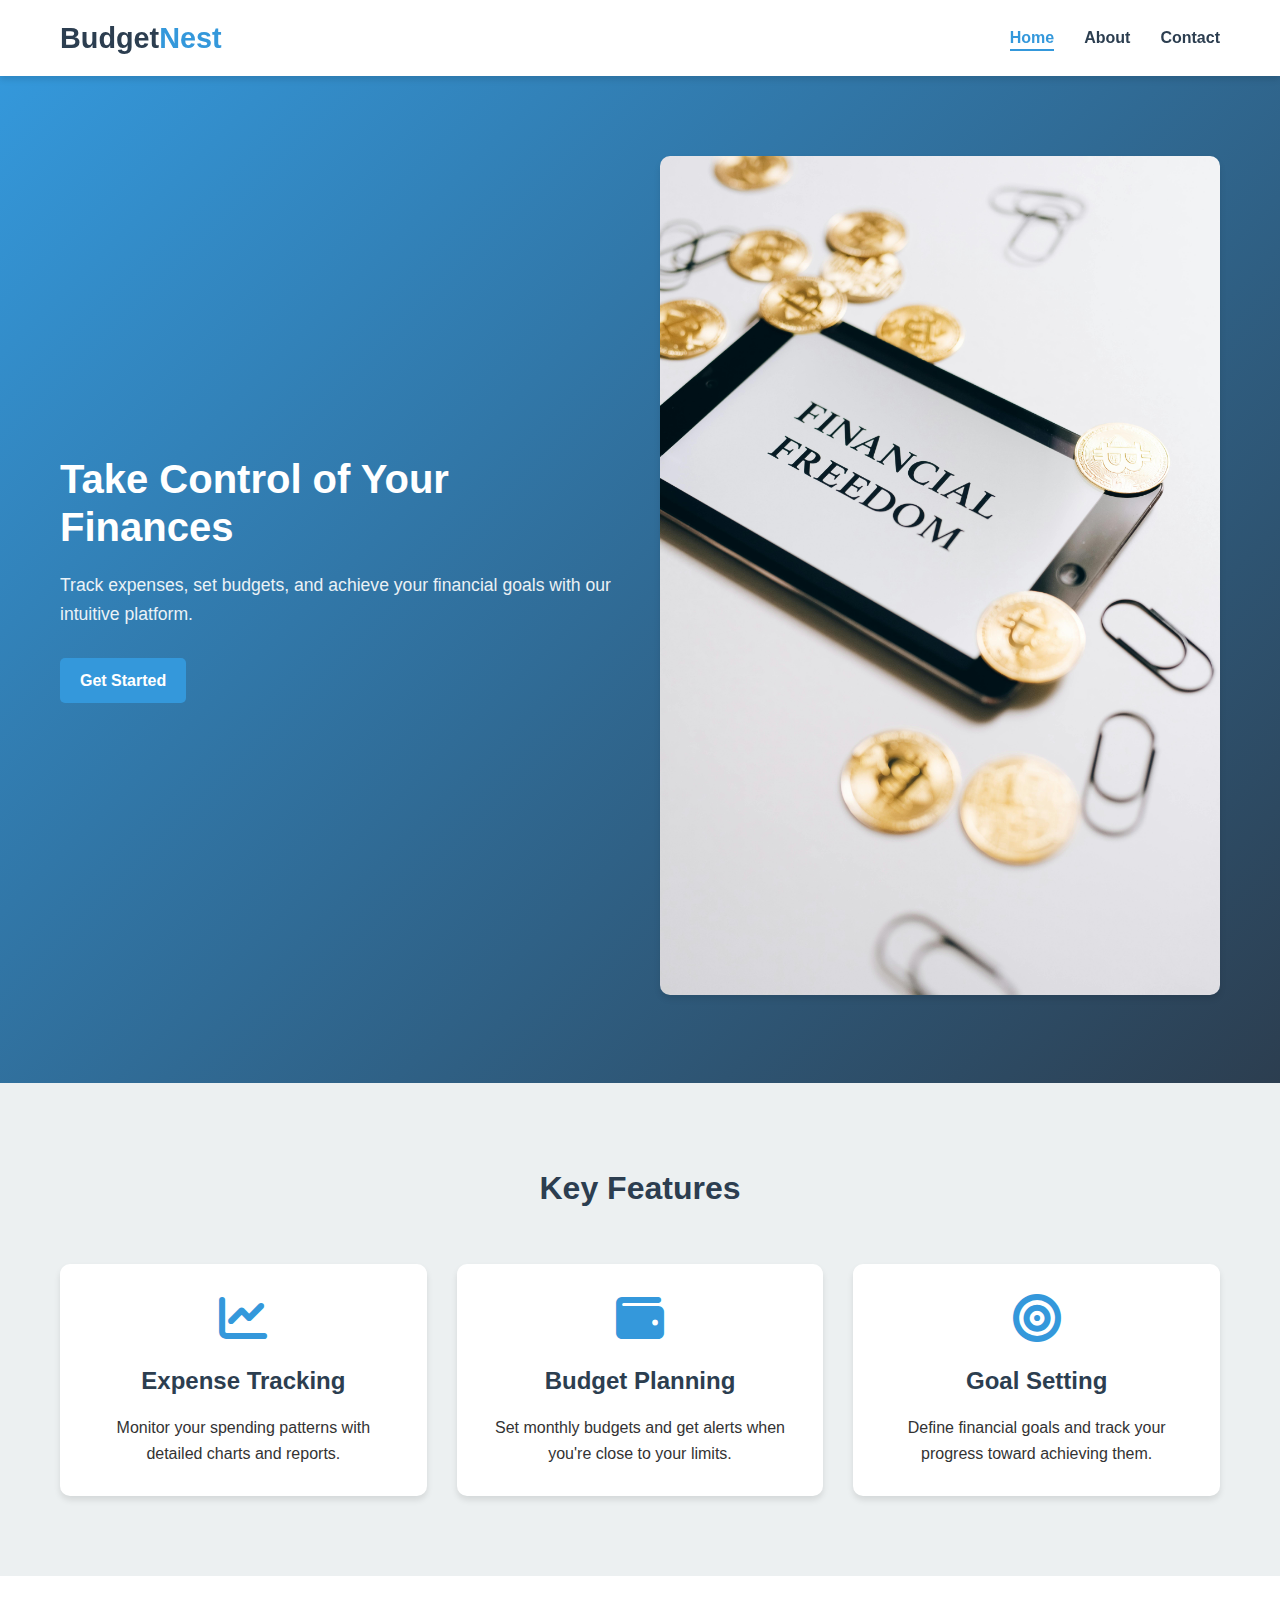
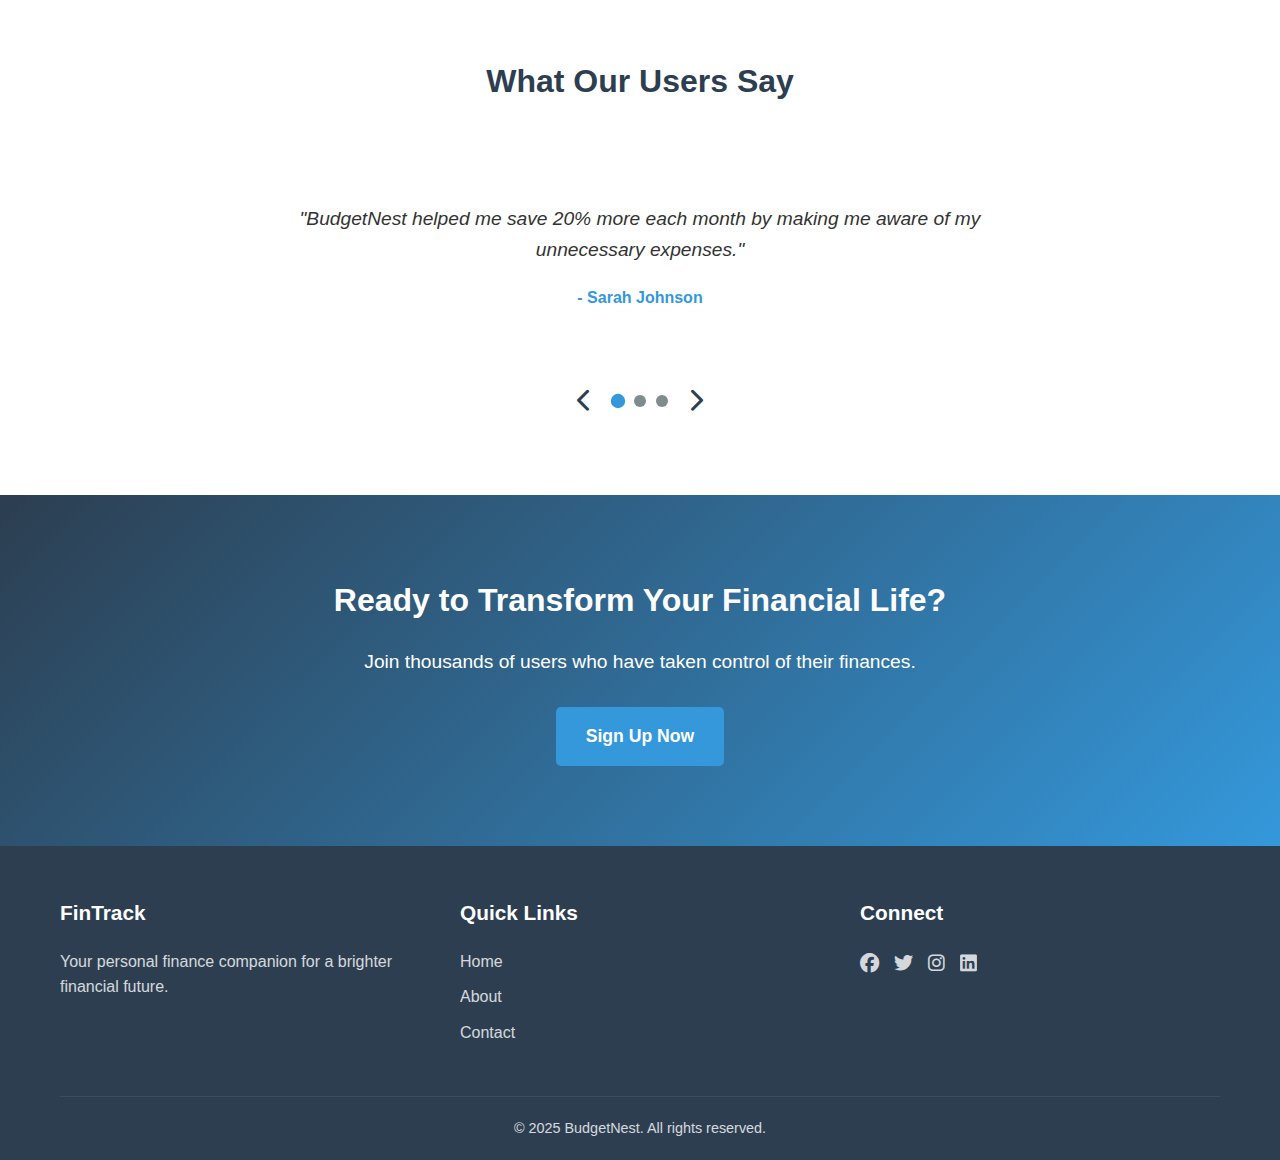
<file: index.html>
<!DOCTYPE html>
<html lang="en">
<head>
    <meta charset="UTF-8">
    <meta name="viewport" content="width=device-width, initial-scale=1.0">
    <title>Budget Nest- Personal Finance Tracker</title>
    <link rel="stylesheet" href="style.css">
    <link rel="stylesheet" href="https://cdnjs.cloudflare.com/ajax/libs/font-awesome/6.4.0/css/all.min.css">
</head>
<body>
    <header class="header">
        <div class="container">
            <a href="index.html" class="logo">Budget<span>Nest</span></a>
            <nav class="navbar">
                <ul>
                    <li><a href="index.html" class="active">Home</a></li>
                    <li><a href="about.html">About</a></li>
                    <li><a href="contact.html">Contact</a></li>
                </ul>
            </nav>
            <button class="mobile-menu-btn" aria-label="Toggle menu">
                <i class="fas fa-bars"></i>
            </button>
        </div>
    </header>

    <main>
        <section class="hero">
            <div class="container">
                <div class="hero-content">
                    <h1>Take Control of Your Finances</h1>
                    <p>Track expenses, set budgets, and achieve your financial goals with our intuitive platform.</p>
                    <a href="#dashboard" class="btn">Get Started</a>
                </div>
                <div class="hero-image">
                    <img src="images/FinancialFreedom.jpg" alt="Financial dashboard illustration" class="hero-img">
                </div>
            </div>
        </section>

        <section class="features" id="dashboard">
            <div class="container">
                <h2>Key Features</h2>
                <div class="features-grid">
                    <div class="feature-card">
                        <i class="fas fa-chart-line"></i>
                        <h3>Expense Tracking</h3>
                        <p>Monitor your spending patterns with detailed charts and reports.</p>
                    </div>
                    <div class="feature-card">
                        <i class="fas fa-wallet"></i>
                        <h3>Budget Planning</h3>
                        <p>Set monthly budgets and get alerts when you're close to your limits.</p>
                    </div>
                    <div class="feature-card">
                        <i class="fas fa-bullseye"></i>
                        <h3>Goal Setting</h3>
                        <p>Define financial goals and track your progress toward achieving them.</p>
                    </div>
                </div>
            </div>
        </section>

        <section class="testimonials">
            <div class="container">
                <h2>What Our Users Say</h2>
                <div class="testimonial-slider">
                    <div class="slider-container">
                        <div class="testimonial active">
                            <p>"BudgetNest helped me save 20% more each month by making me aware of my unnecessary expenses."</p>
                            <div class="author">- Sarah Johnson</div>
                        </div>
                        <div class="testimonial">
                            <p>"The budget planning feature is a game-changer. I've paid off my credit card debt in 6 months!"</p>
                            <div class="author">- Michael Chen</div>
                        </div>
                        <div class="testimonial">
                            <p>"Simple to use yet powerful. I finally understand where my money goes each month."</p>
                            <div class="author">- David Wilson</div>
                        </div>
                    </div>
                    <div class="slider-controls">
                        <button class="slider-prev"><i class="fas fa-chevron-left"></i></button>
                        <div class="slider-dots"></div>
                        <button class="slider-next"><i class="fas fa-chevron-right"></i></button>
                    </div>
                </div>
            </div>
        </section>

        <section class="cta">
            <div class="container">
                <h2>Ready to Transform Your Financial Life?</h2>
                <p>Join thousands of users who have taken control of their finances.</p>
                <a href="contact.html" class="btn btn-large">Sign Up Now</a>
            </div>
        </section>
    </main>

    <footer class="footer">
        <div class="container">
            <div class="footer-content">
                <div class="footer-section">
                    <h3>FinTrack</h3>
                    <p>Your personal finance companion for a brighter financial future.</p>
                </div>
                <div class="footer-section">
                    <h3>Quick Links</h3>
                    <ul>
                        <li><a href="index.html">Home</a></li>
                        <li><a href="about.html">About</a></li>
                        <li><a href="contact.html">Contact</a></li>
                    </ul>
                </div>
                <div class="footer-section">
                    <h3>Connect</h3>
                    <div class="social-links">
                        <a href="#"><i class="fab fa-facebook"></i></a>
                        <a href="#"><i class="fab fa-twitter"></i></a>
                        <a href="#"><i class="fab fa-instagram"></i></a>
                        <a href="#"><i class="fab fa-linkedin"></i></a>
                    </div>
                </div>
            </div>
            <div class="footer-bottom">
                <p>&copy; 2025 BudgetNest. All rights reserved.</p>
            </div>
        </div>
    </footer>

    <script src="script.js"></script>
</body>
</html>
</file>
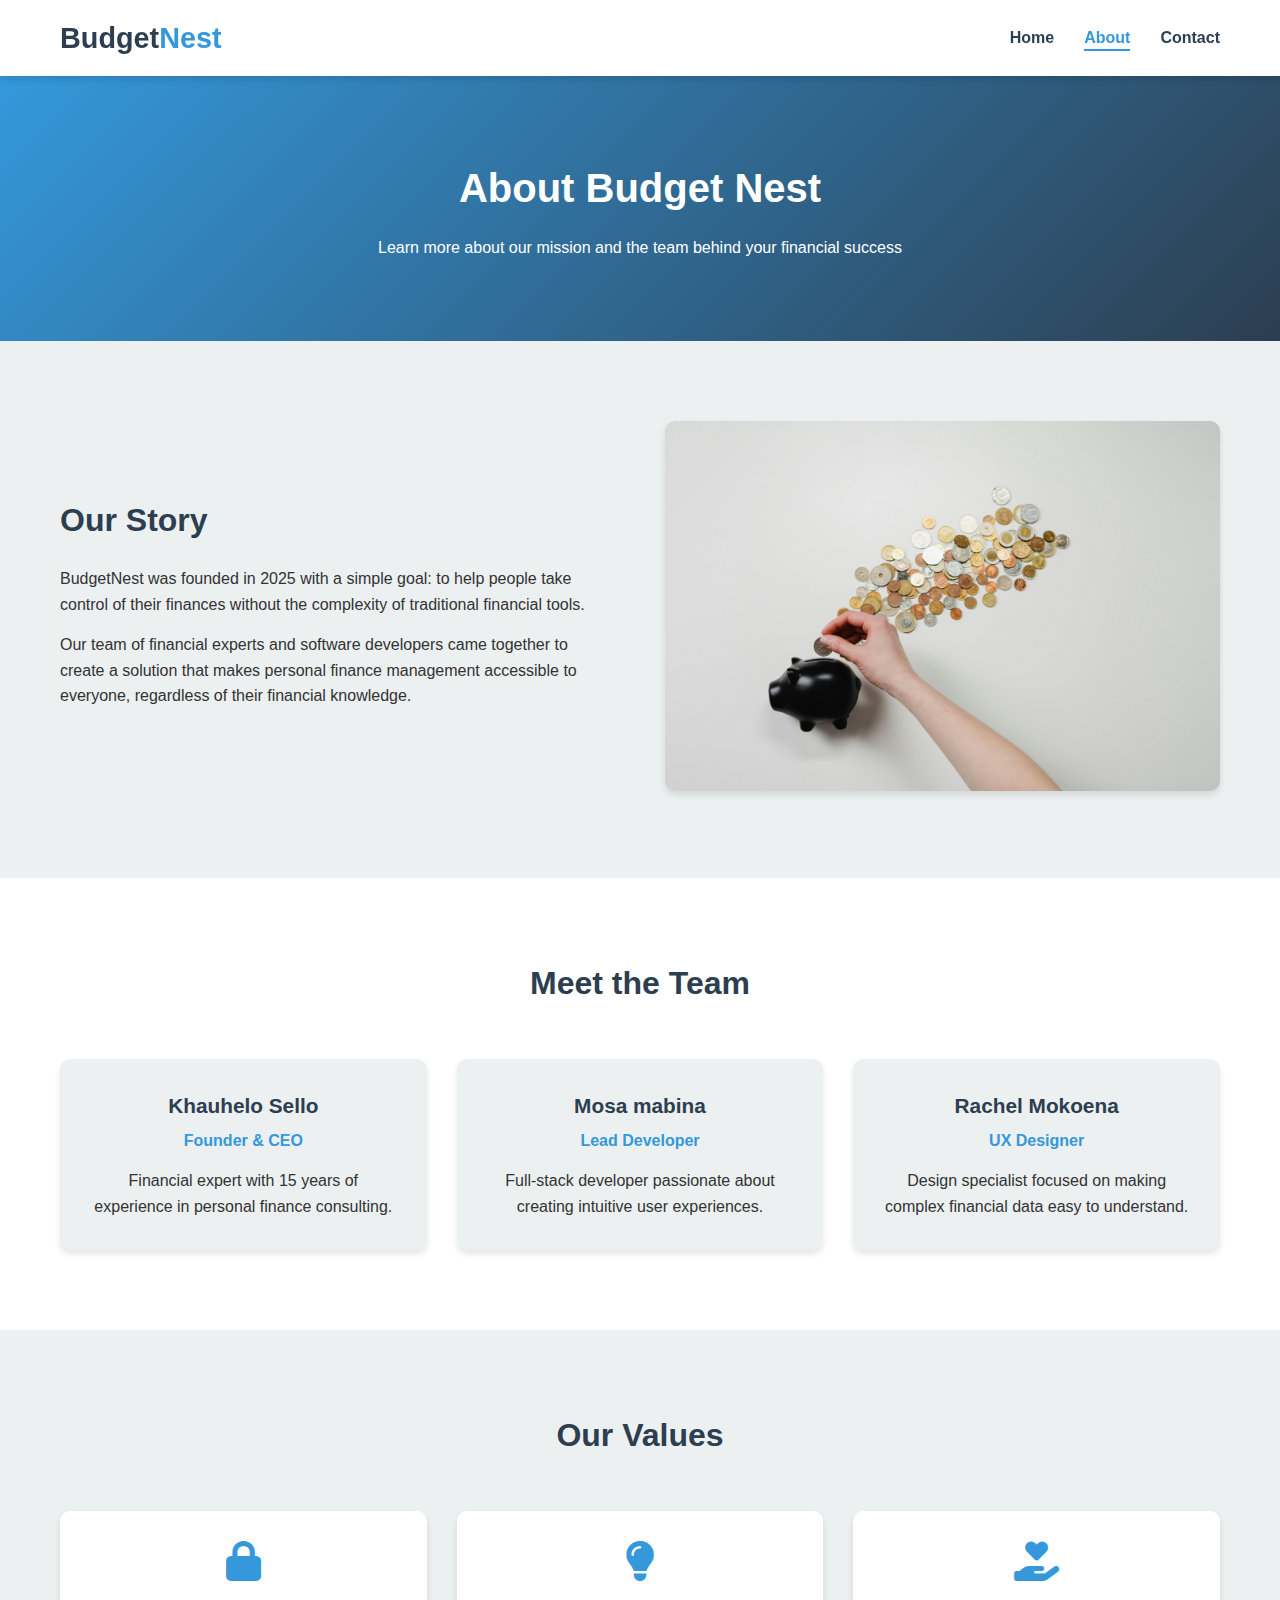
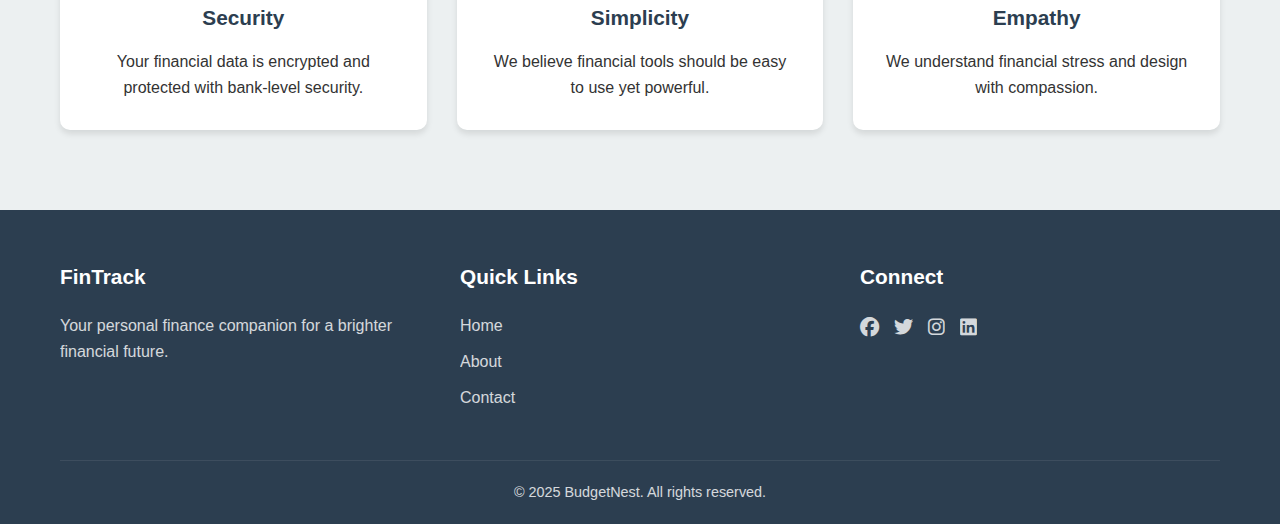
<file: about.html>
<!DOCTYPE html>
<html lang="en">
<head>
    <meta charset="UTF-8">
    <meta name="viewport" content="width=device-width, initial-scale=1.0">
    <title>About BudgetNest - Personal Finance Tracker</title>
    <link rel="stylesheet" href="style.css">
    <link rel="stylesheet" href="https://cdnjs.cloudflare.com/ajax/libs/font-awesome/6.4.0/css/all.min.css">
</head>
<body>
    <header class="header">
        <div class="container">
            <a href="index.html" class="logo">Budget<span>Nest</span></a>
            <nav class="navbar">
                <ul>
                    <li><a href="index.html">Home</a></li>
                    <li><a href="about.html" class="active">About</a></li>
                    <li><a href="contact.html">Contact</a></li>
                </ul>
            </nav>
            <button class="mobile-menu-btn" aria-label="Toggle menu">
                <i class="fas fa-bars"></i>
            </button>
        </div>
    </header>

    <main>
        <section class="page-header">
            <div class="container">
                <h1>About Budget Nest</h1>
                <p>Learn more about our mission and the team behind your financial success</p>
            </div>
        </section>

        <section class="about-story">
            <div class="container">
                <div class="story-content">
                    <h2>Our Story</h2>
                    <p>BudgetNest was founded in 2025 with a simple goal: to help people take control of their finances without the complexity of traditional financial tools.</p>
                    <p>Our team of financial experts and software developers came together to create a solution that makes personal finance management accessible to everyone, regardless of their financial knowledge.</p>
                </div>
                <div class="story-image">
                    <img src="images/save.jpg" alt="Team working together">
                </div>
            </div>
        </section>

        <section class="team">
            <div class="container">
                <h2>Meet the Team</h2>
                <div class="team-grid">
                    <div class="team-member">
                        <h3>Khauhelo Sello</h3>
                        <p class="position">Founder & CEO</p>
                        <p>Financial expert with 15 years of experience in personal finance consulting.</p>
                    </div>
                    <div class="team-member">
                        <h3>Mosa mabina</h3>
                        <p class="position">Lead Developer</p>
                        <p>Full-stack developer passionate about creating intuitive user experiences.</p>
                    </div>
                    <div class="team-member">
                        <h3>Rachel Mokoena</h3>
                        <p class="position">UX Designer</p>
                        <p>Design specialist focused on making complex financial data easy to understand.</p>
                    </div>
                </div>
            </div>
        </section>

        <section class="values">
            <div class="container">
                <h2>Our Values</h2>
                <div class="values-grid">
                    <div class="value-card">
                        <i class="fas fa-lock"></i>
                        <h3>Security</h3>
                        <p>Your financial data is encrypted and protected with bank-level security.</p>
                    </div>
                    <div class="value-card">
                        <i class="fas fa-lightbulb"></i>
                        <h3>Simplicity</h3>
                        <p>We believe financial tools should be easy to use yet powerful.</p>
                    </div>
                    <div class="value-card">
                        <i class="fas fa-hand-holding-heart"></i>
                        <h3>Empathy</h3>
                        <p>We understand financial stress and design with compassion.</p>
                    </div>
                </div>
            </div>
        </section>
    </main>

    <footer class="footer">
        <div class="container">
            <div class="footer-content">
                <div class="footer-section">
                    <h3>FinTrack</h3>
                    <p>Your personal finance companion for a brighter financial future.</p>
                </div>
                <div class="footer-section">
                    <h3>Quick Links</h3>
                    <ul>
                        <li><a href="index.html">Home</a></li>
                        <li><a href="about.html">About</a></li>
                        <li><a href="contact.html">Contact</a></li>
                    </ul>
                </div>
                <div class="footer-section">
                    <h3>Connect</h3>
                    <div class="social-links">
                        <a href="#"><i class="fab fa-facebook"></i></a>
                        <a href="#"><i class="fab fa-twitter"></i></a>
                        <a href="#"><i class="fab fa-instagram"></i></a>
                        <a href="#"><i class="fab fa-linkedin"></i></a>
                    </div>
                </div>
            </div>
            <div class="footer-bottom">
                <p>&copy; 2025 BudgetNest. All rights reserved.</p>
            </div>
        </div>
    </footer>

    <script src="script.js"></script>
</body>
</html>
</file>
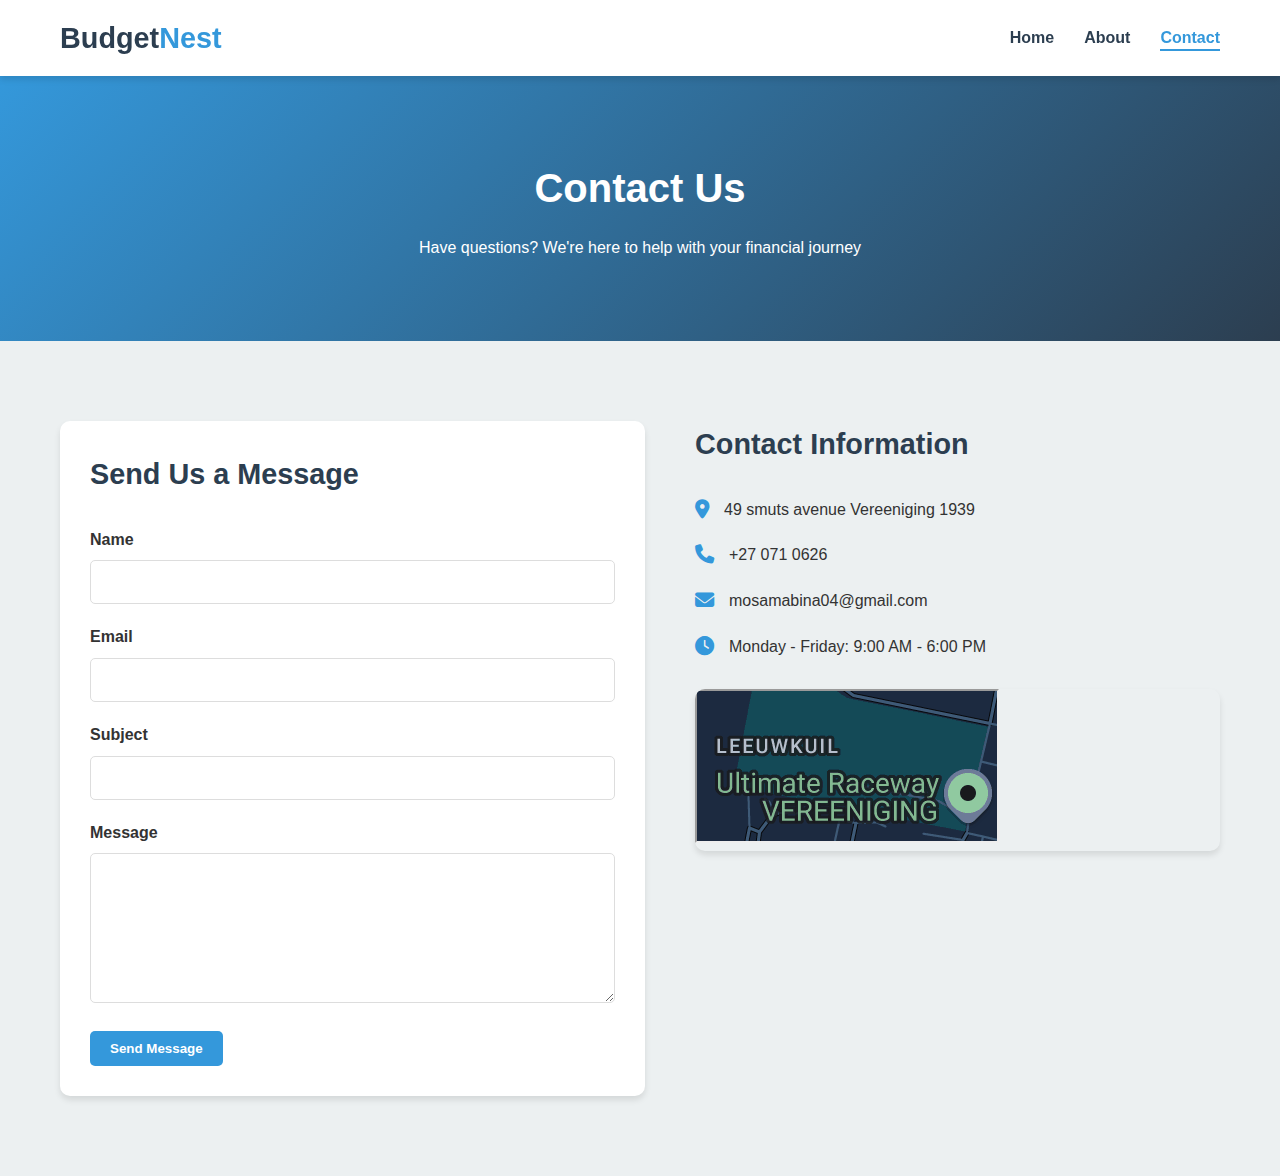
<file: contact.html>
<!DOCTYPE html>
<html lang="en">
<head>
    <meta charset="UTF-8">
    <meta name="viewport" content="width=device-width, initial-scale=1.0">
    <title>Contact BudgetNest - Personal Finance Tracker</title>
    <link rel="stylesheet" href="style.css">
    <link rel="stylesheet" href="https://cdnjs.cloudflare.com/ajax/libs/font-awesome/6.4.0/css/all.min.css">
</head>
<body>
    <header class="header">
        <div class="container">
            <a href="index.html" class="logo">Budget<span>Nest</span></a>
            <nav class="navbar">
                <ul>
                    <li><a href="index.html">Home</a></li>
                    <li><a href="about.html">About</a></li>
                    <li><a href="contact.html" class="active">Contact</a></li>
                </ul>
            </nav>
            <button class="mobile-menu-btn" aria-label="Toggle menu">
                <i class="fas fa-bars"></i>
            </button>
        </div>
    </header>

    <main>
        <section class="page-header">
            <div class="container">
                <h1>Contact Us</h1>
                <p>Have questions? We're here to help with your financial journey</p>
            </div>
        </section>

        <section class="contact">
            <div class="container">
                <div class="contact-form">
                    <h2>Send Us a Message</h2>
                    <form id="contactForm">
                        <div class="form-group">
                            <label for="name">Name</label>
                            <input type="text" id="name" name="name" required>
                            <span class="error-message" id="name-error"></span>
                        </div>
                        <div class="form-group">
                            <label for="email">Email</label>
                            <input type="email" id="email" name="email" required>
                            <span class="error-message" id="email-error"></span>
                        </div>
                        <div class="form-group">
                            <label for="subject">Subject</label>
                            <input type="text" id="subject" name="subject" required>
                            <span class="error-message" id="subject-error"></span>
                        </div>
                        <div class="form-group">
                            <label for="message">Message</label>
                            <textarea id="message" name="message" rows="5" required></textarea>
                            <span class="error-message" id="message-error"></span>
                        </div>
                        <button type="submit" class="btn">Send Message</button>
                    </form>
                    <div id="form-success" class="success-message" style="display: none;">
                        Thank you for your message! We'll get back to you soon.
                    </div>
                </div>
                <div class="contact-info">
                    <h2>Contact Information</h2>
                    <div class="info-item">
                        <i class="fas fa-map-marker-alt"></i>
                        <p>49 smuts avenue Vereeniging 1939</p>
                    </div>
                    <div class="info-item">
                        <i class="fas fa-phone"></i>
                        <p>+27 071 0626</p>
                    </div>
                    <div class="info-item">
                        <i class="fas fa-envelope"></i>
                        <p>mosamabina04@gmail.com</p>
                    </div>
                    <div class="info-item">
                        <i class="fas fa-clock"></i>
                        <p>Monday - Friday: 9:00 AM - 6:00 PM</p>
                    </div>
                    <div class="map-container">
                        <iframe src="images/location.png">
                    </div>
                </div>
            </div>
        </section>

        <section class="faq">
            <div class="container">
                <h2>Frequently Asked Questions</h2>
                <div class="accordion">
                    <div class="accordion-item">
                        <button class="accordion-header">
                            Is BudgetNest free to use?
                            <i class="fas fa-chevron-down"></i>
                        </button>
                        <div class="accordion-content">
                            <p>Yes, BudgetNest offers a free version with all the basic features you need to track your finances. We also offer a premium version with additional features for those who want more advanced tools.</p>
                        </div>
                    </div>
                    <div class="accordion-item">
                        <button class="accordion-header">
                            How secure is my financial data?
                            <i class="fas fa-chevron-down"></i>
                        </button>
                        <div class="accordion-content">
                            <p>We use bank-level encryption to protect your data. Your information is never shared with third parties without your consent, and we implement strict security measures to ensure your privacy.</p>
                        </div>
                    </div>
                    <div class="accordion-item">
                        <button class="accordion-header">
                            Can I access BudgetNest on multiple devices?
                            <i class="fas fa-chevron-down"></i>
                        </button>
                        <div class="accordion-content">
                            <p>Absolutely! BudgetNest syncs across all your devices, so you can access your financial information whether you're on your computer, tablet, or smartphone.</p>
                        </div>
                    </div>
                </div>
            </div>
        </section>
    </main>

    <footer class="footer">
        <div class="container">
            <div class="footer-content">
                <div class="footer-section">
                    <h3>BudgetNest</h3>
                    <p>Your personal finance companion for a brighter financial future.</p>
                </div>
                <div class="footer-section">
                    <h3>Quick Links</h3>
                    <ul>
                        <li><a href="index.html">Home</a></li>
                        <li><a href="about.html">About</a></li>
                        <li><a href="contact.html">Contact</a></li>
                    </ul>
                </div>
                <div class="footer-section">
                    <h3>Connect</h3>
                    <div class="social-links">
                        <a href="facebook.com"><i class="fab fa-facebook"></i></a>
                        <a href="x.com"><i class="fab fa-twitter"></i></a>
                        <a href="instagram.com"><i class="fab fa-instagram"></i></a>
                        <a href="linkedin.com"><i class="fab fa-linkedin"></i></a>
                    </div>
                </div>
            </div>
            <div class="footer-bottom">
                <p>&copy; 2025 BudgetNest. All rights reserved.</p>
            </div>
        </div>
    </footer>

    <script src="script.js"></script>
</body>
</html>
</file>
<file: style.css>
/* Base Styles */
:root {
    --primary-color: #2c3e50;
    --secondary-color: #3498db;
    --accent-color: #e74c3c;
    --light-color: #ecf0f1;
    --dark-color: #2c3e50;
    --text-color: #333;
    --text-light: #7f8c8d;
    --white: #fff;
    --shadow: 0 4px 6px rgba(0, 0, 0, 0.1);
    --transition: all 0.3s ease;
}

* {
    margin: 0;
    padding: 0;
    box-sizing: border-box;
}

body {
    font-family: 'Segoe UI', Tahoma, Geneva, Verdana, sans-serif;
    line-height: 1.6;
    color: var(--text-color);
    background-color: var(--light-color);
}

.container {
    width: 100%;
    max-width: 1200px;
    margin: 0 auto;
    padding: 0 20px;
}

a {
    text-decoration: none;
    color: var(--primary-color);
    transition: var(--transition);
}

a:hover {
    color: var(--secondary-color);
}

.btn {
    display: inline-block;
    padding: 10px 20px;
    background-color: var(--secondary-color);
    color: var(--white);
    border: none;
    border-radius: 5px;
    cursor: pointer;
    transition: var(--transition);
    font-weight: 600;
}

.btn:hover {
    background-color: var(--primary-color);
    transform: translateY(-2px);
    box-shadow: var(--shadow);
}

.btn-large {
    padding: 15px 30px;
    font-size: 1.1rem;
}

/* Header Styles */
.header {
    background-color: var(--white);
    box-shadow: var(--shadow);
    position: sticky;
    top: 0;
    z-index: 100;
    padding: 15px 0;
}

.header .container {
    display: flex;
    justify-content: space-between;
    align-items: center;
}

.logo {
    font-size: 1.8rem;
    font-weight: 700;
    color: var(--primary-color);
}

.logo span {
    color: var(--secondary-color);
}

.navbar ul {
    display: flex;
    list-style: none;
}

.navbar ul li {
    margin-left: 30px;
}

.navbar ul li a {
    font-weight: 600;
    position: relative;
}

.navbar ul li a.active {
    color: var(--secondary-color);
}

.navbar ul li a.active::after,
.navbar ul li a:hover::after {
    content: '';
    position: absolute;
    bottom: -5px;
    left: 0;
    width: 100%;
    height: 2px;
    background-color: var(--secondary-color);
}

.mobile-menu-btn {
    display: none;
    background: none;
    border: none;
    font-size: 1.5rem;
    color: var(--primary-color);
    cursor: pointer;
}

/* Hero Section */
.hero {
    padding: 80px 0;
    background: linear-gradient(135deg, var(--secondary-color), var(--primary-color));
    color: var(--white);
}

.hero .container {
    display: flex;
    align-items: center;
    justify-content: space-between;
}

.hero-content {
    flex: 1;
    padding-right: 40px;
}

.hero-content h1 {
    font-size: 2.5rem;
    margin-bottom: 20px;
    line-height: 1.2;
}

.hero-content p {
    font-size: 1.1rem;
    margin-bottom: 30px;
    opacity: 0.9;
}

.hero-image {
    flex: 1;
}

.hero-img {
    width: 100%;
    border-radius: 10px;
    box-shadow: var(--shadow);
}

/* Features Section */
.features {
    padding: 80px 0;
}

.features h2 {
    text-align: center;
    margin-bottom: 50px;
    font-size: 2rem;
    color: var(--primary-color);
}

.features-grid {
    display: grid;
    grid-template-columns: repeat(auto-fit, minmax(300px, 1fr));
    gap: 30px;
}

.feature-card {
    background-color: var(--white);
    padding: 30px;
    border-radius: 10px;
    text-align: center;
    box-shadow: var(--shadow);
    transition: var(--transition);
}

.feature-card:hover {
    transform: translateY(-10px);
}

.feature-card i {
    font-size: 3rem;
    color: var(--secondary-color);
    margin-bottom: 20px;
}

.feature-card h3 {
    font-size: 1.5rem;
    margin-bottom: 15px;
    color: var(--primary-color);
}

/* Testimonials Section */
.testimonials {
    padding: 80px 0;
    background-color: var(--white);
}

.testimonials h2 {
    text-align: center;
    margin-bottom: 50px;
    font-size: 2rem;
    color: var(--primary-color);
}

.testimonial-slider {
    position: relative;
    max-width: 800px;
    margin: 0 auto;
}

.slider-container {
    overflow: hidden;
    position: relative;
    height: 200px;
}

.testimonial {
    position: absolute;
    top: 0;
    left: 0;
    width: 100%;
    height: 100%;
    opacity: 0;
    transition: var(--transition);
    display: flex;
    flex-direction: column;
    justify-content: center;
    align-items: center;
    text-align: center;
    padding: 0 20px;
}

.testimonial.active {
    opacity: 1;
}

.testimonial p {
    font-size: 1.2rem;
    font-style: italic;
    margin-bottom: 20px;
    max-width: 700px;
}

.author {
    font-weight: 600;
    color: var(--secondary-color);
}

.slider-controls {
    display: flex;
    justify-content: center;
    align-items: center;
    margin-top: 30px;
    gap: 20px;
}

.slider-prev, .slider-next {
    background: none;
    border: none;
    font-size: 1.5rem;
    color: var(--primary-color);
    cursor: pointer;
    transition: var(--transition);
}

.slider-prev:hover, .slider-next:hover {
    color: var(--secondary-color);
}

.slider-dots {
    display: flex;
    gap: 10px;
}

.slider-dot {
    width: 12px;
    height: 12px;
    border-radius: 50%;
    background-color: var(--text-light);
    cursor: pointer;
    transition: var(--transition);
}

.slider-dot.active {
    background-color: var(--secondary-color);
    transform: scale(1.2);
}

/* CTA Section */
.cta {
    padding: 80px 0;
    text-align: center;
    background: linear-gradient(135deg, var(--primary-color), var(--secondary-color));
    color: var(--white);
}

.cta h2 {
    font-size: 2rem;
    margin-bottom: 20px;
}

.cta p {
    font-size: 1.2rem;
    margin-bottom: 30px;
    max-width: 700px;
    margin-left: auto;
    margin-right: auto;
}

/* Footer Styles */
.footer {
    background-color: var(--primary-color);
    color: var(--white);
    padding: 50px 0 20px;
}

.footer-content {
    display: grid;
    grid-template-columns: repeat(auto-fit, minmax(250px, 1fr));
    gap: 40px;
    margin-bottom: 40px;
}

.footer-section h3 {
    font-size: 1.3rem;
    margin-bottom: 20px;
    color: var(--white);
}

.footer-section p {
    margin-bottom: 15px;
    opacity: 0.8;
}

.footer-section ul {
    list-style: none;
}

.footer-section ul li {
    margin-bottom: 10px;
}

.footer-section ul li a {
    color: var(--white);
    opacity: 0.8;
}

.footer-section ul li a:hover {
    opacity: 1;
}

.social-links {
    display: flex;
    gap: 15px;
}

.social-links a {
    color: var(--white);
    font-size: 1.2rem;
    opacity: 0.8;
    transition: var(--transition);
}

.social-links a:hover {
    opacity: 1;
    transform: translateY(-3px);
}

.footer-bottom {
    text-align: center;
    padding-top: 20px;
    border-top: 1px solid rgba(255, 255, 255, 0.1);
    font-size: 0.9rem;
    opacity: 0.8;
}

/* About Page Styles */
.page-header {
    padding: 80px 0;
    text-align: center;
    background: linear-gradient(135deg, var(--secondary-color), var(--primary-color));
    color: var(--white);
}

.page-header h1 {
    font-size: 2.5rem;
    margin-bottom: 15px;
}

.about-story {
    padding: 80px 0;
}

.about-story .container {
    display: flex;
    align-items: center;
    gap: 50px;
}

.story-content {
    flex: 1;
}

.story-content h2 {
    font-size: 2rem;
    margin-bottom: 20px;
    color: var(--primary-color);
}

.story-content p {
    margin-bottom: 15px;
}

.story-image {
    flex: 1;
}

.story-image img {
    width: 100%;
    border-radius: 10px;
    box-shadow: var(--shadow);
}

.team {
    padding: 80px 0;
    background-color: var(--white);
}

.team h2 {
    text-align: center;
    margin-bottom: 50px;
    font-size: 2rem;
    color: var(--primary-color);
}

.team-grid {
    display: grid;
    grid-template-columns: repeat(auto-fit, minmax(250px, 1fr));
    gap: 30px;
}

.team-member {
    background-color: var(--light-color);
    padding: 30px;
    border-radius: 10px;
    text-align: center;
    box-shadow: var(--shadow);
    transition: var(--transition);
}

.team-member:hover {
    transform: translateY(-10px);
}

.team-member img {
    width: 150px;
    height: 150px;
    border-radius: 50%;
    object-fit: cover;
    margin-bottom: 20px;
    border: 5px solid var(--white);
    box-shadow: var(--shadow);
}

.team-member h3 {
    font-size: 1.3rem;
    margin-bottom: 5px;
    color: var(--primary-color);
}

.position {
    color: var(--secondary-color);
    font-weight: 600;
    margin-bottom: 15px;
}

.values {
    padding: 80px 0;
}

.values h2 {
    text-align: center;
    margin-bottom: 50px;
    font-size: 2rem;
    color: var(--primary-color);
}

.values-grid {
    display: grid;
    grid-template-columns: repeat(auto-fit, minmax(250px, 1fr));
    gap: 30px;
}

.value-card {
    background-color: var(--white);
    padding: 30px;
    border-radius: 10px;
    text-align: center;
    box-shadow: var(--shadow);
    transition: var(--transition);
}

.value-card:hover {
    transform: translateY(-10px);
}

.value-card i {
    font-size: 2.5rem;
    color: var(--secondary-color);
    margin-bottom: 20px;
}

.value-card h3 {
    font-size: 1.3rem;
    margin-bottom: 15px;
    color: var(--primary-color);
}

/* Contact Page Styles */
.contact {
    padding: 80px 0;
}

.contact .container {
    display: flex;
    gap: 50px;
}

.contact-form {
    flex: 1;
    background-color: var(--white);
    padding: 30px;
    border-radius: 10px;
    box-shadow: var(--shadow);
}

.contact-form h2 {
    font-size: 1.8rem;
    margin-bottom: 30px;
    color: var(--primary-color);
}

.form-group {
    margin-bottom: 20px;
}

.form-group label {
    display: block;
    margin-bottom: 8px;
    font-weight: 600;
}

.form-group input,
.form-group textarea {
    width: 100%;
    padding: 12px;
    border: 1px solid #ddd;
    border-radius: 5px;
    font-family: inherit;
    font-size: 1rem;
    transition: var(--transition);
}

.form-group textarea {
    resize: vertical;
    min-height: 150px;
}

.form-group input:focus,
.form-group textarea:focus {
    outline: none;
    border-color: var(--secondary-color);
    box-shadow: 0 0 0 2px rgba(52, 152, 219, 0.2);
}

.error-message {
    color: var(--accent-color);
    font-size: 0.9rem;
    margin-top: 5px;
    display: none;
}

.success-message {
    background-color: #d4edda;
    color: #155724;
    padding: 15px;
    border-radius: 5px;
    margin-top: 20px;
    text-align: center;
}

.contact-info {
    flex: 1;
}

.contact-info h2 {
    font-size: 1.8rem;
    margin-bottom: 30px;
    color: var(--primary-color);
}

.info-item {
    display: flex;
    align-items: flex-start;
    margin-bottom: 20px;
}

.info-item i {
    font-size: 1.2rem;
    color: var(--secondary-color);
    margin-right: 15px;
    margin-top: 3px;
}

.map-container {
    margin-top: 30px;
    border-radius: 10px;
    overflow: hidden;
    box-shadow: var(--shadow);
}

.faq {
    padding: 80px 0;
    background-color: var(--white);
}

.faq h2 {
    text-align: center;
    margin-bottom: 50px;
    font-size: 2rem;
    color: var(--primary-color);
}

.accordion {
    max-width: 800px;
    margin: 0 auto;
}

.accordion-item {
    margin-bottom: 15px;
    border-radius: 5px;
    overflow: hidden;
    box-shadow: var(--shadow);
}

.accordion-header {
    width: 100%;
    padding: 15px 20px;
    background-color: var(--light-color);
    border: none;
    text-align: left;
    font-size: 1.1rem;
    font-weight: 600;
    color: var(--primary-color);
    cursor: pointer;
    display: flex;
    justify-content: space-between;
    align-items: center;
    transition: var(--transition);
}

.accordion-header:hover {
    background-color: #d6eaf8;
}

.accordion-header i {
    transition: var(--transition);
}

.accordion-header.active i {
    transform: rotate(180deg);
}

.accordion-content {
    padding: 0 20px;
    background-color: var(--white);
    max-height: 0;
    overflow: hidden;
    transition: max-height 0.3s ease;
}

.accordion-content p {
    padding: 20px 0;
}

/* Responsive Styles */
@media (max-width: 992px) {
    .hero .container {
        flex-direction: column;
        text-align: center;
    }

    .hero-content {
        padding-right: 0;
        margin-bottom: 40px;
    }

    .about-story .container {
        flex-direction: column;
    }

    .contact .container {
        flex-direction: column;
    }
}

@media (max-width: 768px) {
    .navbar {
        position: fixed;
        top: 80px;
        left: 0;
        width: 100%;
        background-color: var(--white);
        box-shadow: var(--shadow);
        padding: 20px;
        transform: translateY(-150%);
        transition: var(--transition);
        z-index: 99;
    }

    .navbar.active {
        transform: translateY(0);
    }

    .navbar ul {
        flex-direction: column;
    }

    .navbar ul li {
        margin: 10px 0;
    }

    .mobile-menu-btn {
        display: block;
    }

    .hero-content h1 {
        font-size: 2rem;
    }

    .testimonial p {
        font-size: 1rem;
    }
}

@media (max-width: 576px) {
    .btn {
        padding: 8px 16px;
    }

    .hero {
        padding: 60px 0;
    }

    .features, .testimonials, .cta, .about-story, .team, .values, .faq {
        padding: 60px 0;
    }

    .page-header h1 {
        font-size: 2rem;
    }
}
</file>
